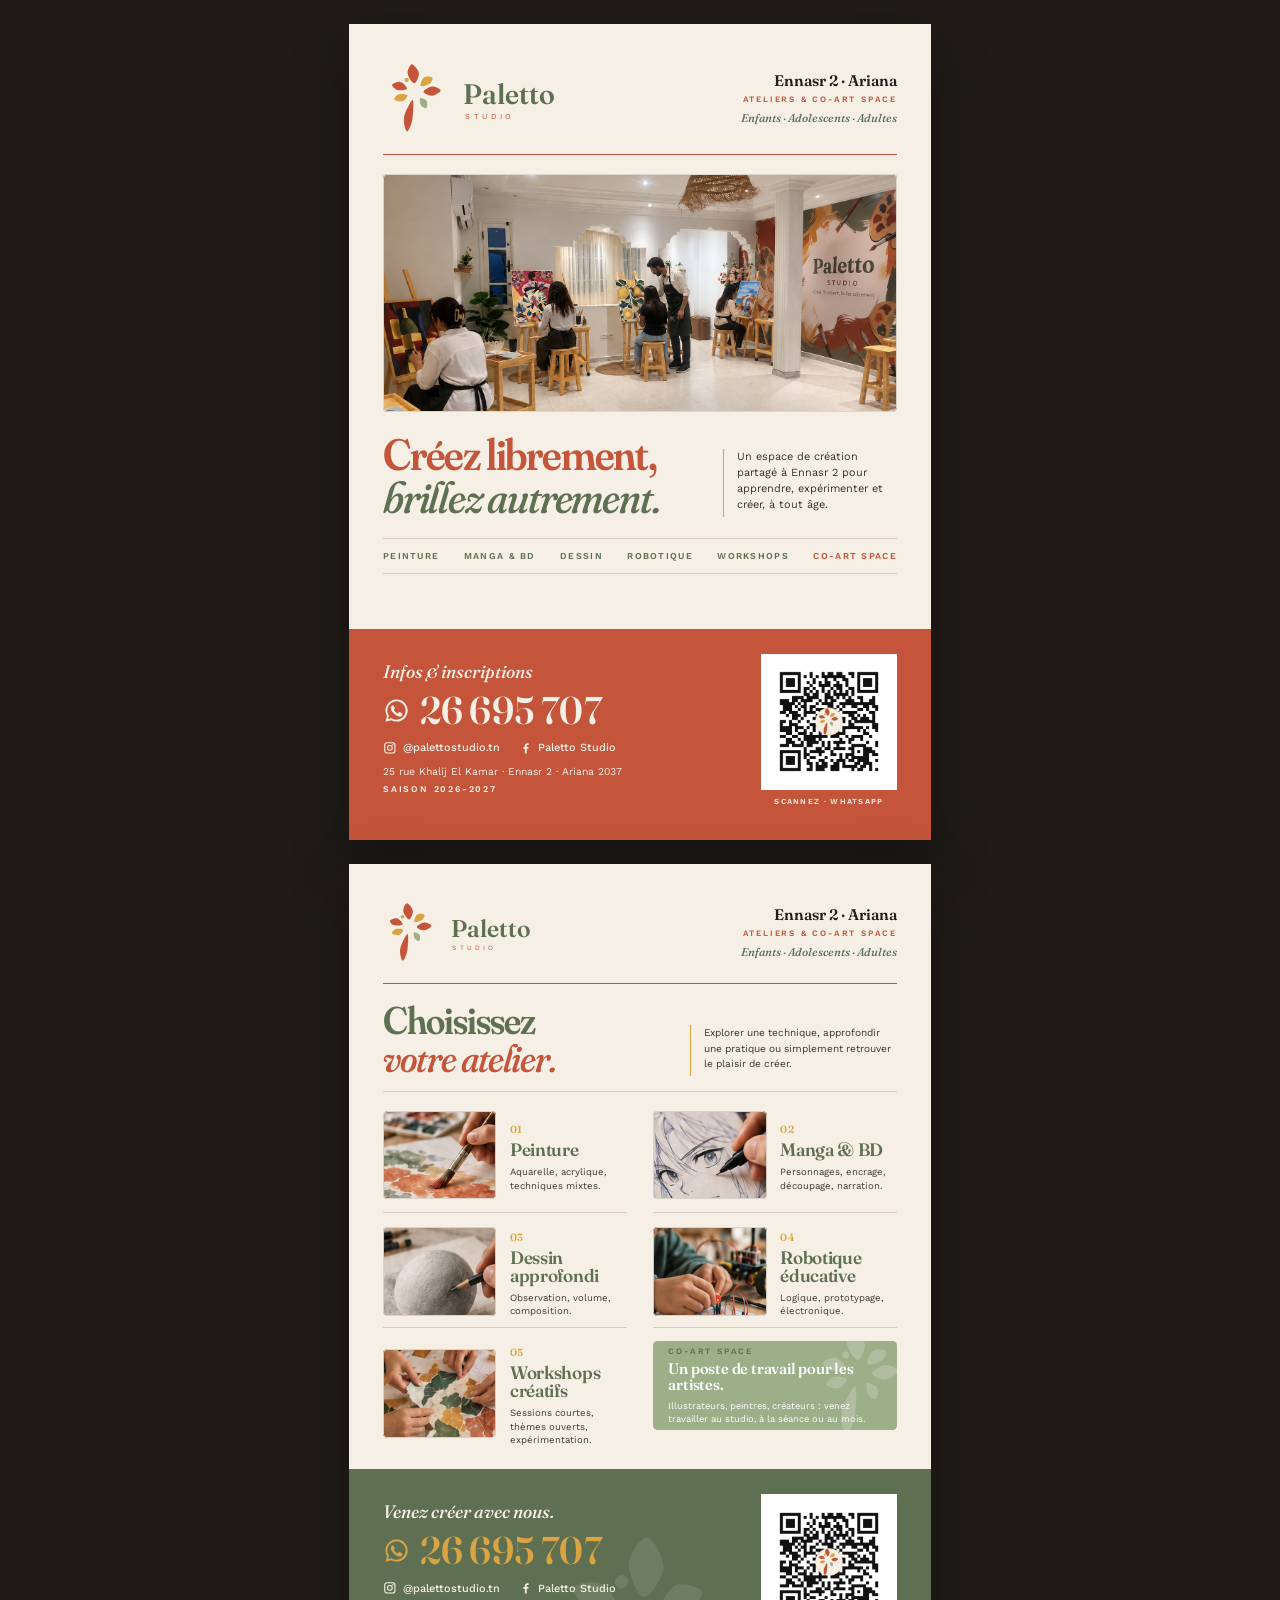
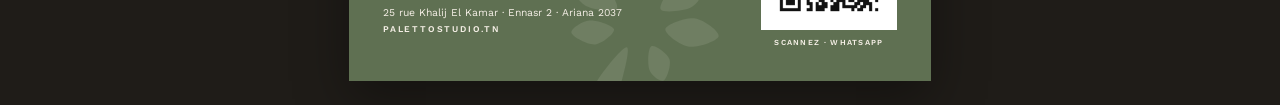
<file: index.html>
<!doctype html>
<html lang="fr">
<head>
<meta charset="utf-8">
<meta name="viewport" content="width=device-width,initial-scale=1">
<title>Paletto Studio - Flyer A5 2026-2027</title>
<link rel="stylesheet" href="styles.css">
</head>
<body>

<!-- Logo officiel : géométrie exacte de assets/brand/paletto_logo_email.svg (symbole 170/190, Paletto 66.3, STUDIO 17.85 / 8.5).
     Réutilisé tel quel via <use>, jamais recomposé. -->
<svg width="0" height="0" style="position:absolute" aria-hidden="true">
  <defs>
    <g id="petales">
      <path d="M120.6 76.0 C115.0 76.3 101.4 56.5 100.0 46.9 C98.7 37.3 107.0 18.7 112.6 18.4 C118.3 18.1 132.7 35.5 134.0 45.1 C135.3 54.7 126.3 75.7 120.6 76.0 Z" fill="#C4553B"/>
      <path d="M139.7 84.3 C136.6 81.3 143.3 62.8 149.0 58.4 C154.8 54.1 171.3 55.1 174.3 58.2 C177.4 61.2 173.2 72.4 167.4 76.8 C161.6 81.2 142.7 87.4 139.7 84.3 Z" fill="#D9A441"/>
      <path d="M148.0 102.0 C148.0 97.3 165.3 86.6 174.0 85.9 C182.7 85.2 200.0 93.3 200.0 98.0 C200.0 102.7 182.7 113.2 174.0 113.9 C165.3 114.6 148.0 106.7 148.0 102.0 Z" fill="#C4553B"/>
      <path d="M138.1 121.2 C140.9 118.8 154.7 124.7 157.9 129.7 C161.0 134.7 159.5 148.8 156.7 151.2 C153.9 153.5 144.1 148.8 141.0 143.8 C137.9 138.8 135.3 123.5 138.1 121.2 Z" fill="#9CAF88"/>
      <path d="M115.3 127.1 C119.5 128.2 117.0 170.7 114.2 186.5 C111.3 202.3 102.3 223.0 98.2 221.9 C94.0 220.8 86.2 195.5 89.1 179.7 C91.9 163.9 111.1 126.0 115.3 127.1 Z" fill="#C4553B"/>
      <path d="M99.3 112.6 C101.0 116.2 90.9 128.8 84.3 130.8 C77.7 132.8 61.3 128.1 59.6 124.5 C58.0 120.8 67.6 111.1 74.2 109.1 C80.8 107.1 97.7 108.9 99.3 112.6 Z" fill="#D9A441"/>
      <path d="M97.9 92.3 C96.3 96.3 76.0 98.1 68.6 96.1 C61.1 94.2 51.4 84.6 53.0 80.6 C54.6 76.6 70.8 70.1 78.3 72.0 C85.8 73.9 99.5 88.2 97.9 92.3 Z" fill="#C4553B"/>
      <circle cx="97" cy="66" r="6.5" fill="#D9A441"/>
    </g>
    <g id="petales-mono" fill="currentColor">
      <path d="M120.6 76.0 C115.0 76.3 101.4 56.5 100.0 46.9 C98.7 37.3 107.0 18.7 112.6 18.4 C118.3 18.1 132.7 35.5 134.0 45.1 C135.3 54.7 126.3 75.7 120.6 76.0 Z"/>
      <path d="M139.7 84.3 C136.6 81.3 143.3 62.8 149.0 58.4 C154.8 54.1 171.3 55.1 174.3 58.2 C177.4 61.2 173.2 72.4 167.4 76.8 C161.6 81.2 142.7 87.4 139.7 84.3 Z"/>
      <path d="M148.0 102.0 C148.0 97.3 165.3 86.6 174.0 85.9 C182.7 85.2 200.0 93.3 200.0 98.0 C200.0 102.7 182.7 113.2 174.0 113.9 C165.3 114.6 148.0 106.7 148.0 102.0 Z"/>
      <path d="M138.1 121.2 C140.9 118.8 154.7 124.7 157.9 129.7 C161.0 134.7 159.5 148.8 156.7 151.2 C153.9 153.5 144.1 148.8 141.0 143.8 C137.9 138.8 135.3 123.5 138.1 121.2 Z"/>
      <path d="M115.3 127.1 C119.5 128.2 117.0 170.7 114.2 186.5 C111.3 202.3 102.3 223.0 98.2 221.9 C94.0 220.8 86.2 195.5 89.1 179.7 C91.9 163.9 111.1 126.0 115.3 127.1 Z"/>
      <path d="M99.3 112.6 C101.0 116.2 90.9 128.8 84.3 130.8 C77.7 132.8 61.3 128.1 59.6 124.5 C58.0 120.8 67.6 111.1 74.2 109.1 C80.8 107.1 97.7 108.9 99.3 112.6 Z"/>
      <path d="M97.9 92.3 C96.3 96.3 76.0 98.1 68.6 96.1 C61.1 94.2 51.4 84.6 53.0 80.6 C54.6 76.6 70.8 70.1 78.3 72.0 C85.8 73.9 99.5 88.2 97.9 92.3 Z"/>
      <circle cx="97" cy="66" r="6.5"/>
    </g>
    <symbol id="logo-officiel" viewBox="0 0 620 190">
      <svg x="10" y="8" width="170" height="170" viewBox="20 10 220 220" overflow="visible"><use href="#petales"/></svg>
      <text x="202.10" y="106.60" font-family="Fraunces" font-weight="600" font-size="66.30" fill="#5F7052">Paletto</text>
      <text x="206.35" y="142.30" font-family="Work Sans" font-weight="400" font-size="17.85" letter-spacing="8.50" fill="#C4553B">STUDIO</text>
    </symbol>
    <symbol id="ico-ig" viewBox="0 0 24 24"><path fill="none" stroke="currentColor" stroke-width="1.9" d="M7 3h10a4 4 0 0 1 4 4v10a4 4 0 0 1-4 4H7a4 4 0 0 1-4-4V7a4 4 0 0 1 4-4z"/><circle cx="12" cy="12" r="4.2" fill="none" stroke="currentColor" stroke-width="1.9"/><circle cx="17.4" cy="6.6" r="1.2" fill="currentColor"/></symbol>
    <symbol id="ico-fb" viewBox="0 0 24 24"><path fill="currentColor" d="M13.6 22v-8.2h2.8l.4-3.2h-3.2V8.5c0-.9.3-1.6 1.6-1.6h1.7V4.1c-.3 0-1.3-.1-2.5-.1-2.5 0-4.1 1.5-4.1 4.3v2.3H7.5v3.2h2.8V22h3.3z"/></symbol>
    <symbol id="ico-wa" viewBox="0 0 24 24"><path fill="currentColor" d="M12 2.2a9.8 9.8 0 0 0-8.4 14.8L2.2 22l5.2-1.4A9.8 9.8 0 1 0 12 2.2zm0 17.9a8 8 0 0 1-4.1-1.1l-.3-.2-3.1.8.8-3-.2-.3A8.1 8.1 0 1 1 12 20.1zm4.5-6c-.2-.1-1.5-.7-1.7-.8-.2-.1-.4-.1-.6.1l-.8 1c-.1.2-.3.2-.5.1a6.6 6.6 0 0 1-3.3-2.9c-.2-.4.3-.4.8-1.4.1-.2 0-.3 0-.5l-.8-1.8c-.2-.5-.4-.4-.6-.4h-.5a1 1 0 0 0-.7.3 3 3 0 0 0-.9 2.2 5.2 5.2 0 0 0 1.1 2.8 12 12 0 0 0 4.6 4c1.7.7 2 .6 2.8.5.5-.1 1.5-.6 1.7-1.2.2-.6.2-1.1.1-1.2 0-.1-.2-.2-.4-.3z"/></symbol>
  </defs>
</svg>

<!-- ============ RECTO ============ -->
<section class="page recto" aria-label="Paletto Studio - Recto">
  <div class="safe">
    <header class="header">
      <svg class="logo" role="img" aria-label="Paletto Studio"><use href="#logo-officiel"/></svg>
      <div class="location">
        <div class="city">Ennasr 2 · Ariana</div>
        <div class="micro">Ateliers &amp; co-art space</div>
        <div class="public">Enfants · Adolescents · Adultes</div>
      </div>
    </header>

    <figure class="hero">
      <img src="assets/photos/hero-studio.png" alt="Atelier de peinture au Paletto Studio">
    </figure>

    <div class="message">
      <h1><span class="l1">Créez librement,</span><span class="l2">brillez autrement.</span></h1>
      <p class="sub">Un espace de création partagé à Ennasr 2 pour apprendre, expérimenter et créer, à tout âge.</p>
    </div>

    <ul class="disciplines">
      <li>Peinture</li><li>Manga &amp; BD</li><li>Dessin</li><li>Robotique</li><li>Workshops</li><li class="accent">Co-Art space</li>
    </ul>
  </div>

  <div class="band cta">
    <div class="band-inner">
      <div class="band-text">
        <div class="kicker">Infos &amp; inscriptions</div>
        <div class="phone"><svg class="ico"><use href="#ico-wa"/></svg>26 695 707</div>
        <ul class="socials">
          <li><svg class="ico"><use href="#ico-ig"/></svg>@palettostudio.tn</li>
          <li><svg class="ico"><use href="#ico-fb"/></svg>Paletto Studio</li>
        </ul>
        <div class="address">25 rue Khalij El Kamar · Ennasr 2 · Ariana 2037<br><span class="season">Saison 2026-2027</span></div>
      </div>
      <div class="qrcard">
        <div class="qrframe"><img src="assets/brand/paletto-qr-whatsapp.png" alt="QR code WhatsApp Paletto Studio"></div>
        <div class="qrcap">Scannez · WhatsApp</div>
      </div>
    </div>
  </div>
</section>

<!-- ============ VERSO ============ -->
<section class="page verso" aria-label="Paletto Studio - Verso">
  <div class="safe">
    <header class="header">
      <svg class="logo" role="img" aria-label="Paletto Studio"><use href="#logo-officiel"/></svg>
      <div class="location">
        <div class="city">Ennasr 2 · Ariana</div>
        <div class="micro">Ateliers &amp; co-art space</div>
        <div class="public">Enfants · Adolescents · Adultes</div>
      </div>
    </header>

    <div class="titlewrap">
      <h1><span class="roman">Choisissez</span><span class="italic">votre atelier.</span></h1>
      <p class="intro">Explorer une technique, approfondir une pratique ou simplement retrouver le plaisir de créer.</p>
    </div>

    <div class="activities">
      <article class="activity">
        <div class="photo"><img src="assets/photos/01-peinture.png" alt="Peinture"></div>
        <div class="txt"><span class="num">01</span><h2>Peinture</h2><p>Aquarelle, acrylique, techniques mixtes.</p></div>
      </article>
      <article class="activity">
        <div class="photo"><img src="assets/photos/02-manga-bd.png" alt="Manga et bande dessinée"></div>
        <div class="txt"><span class="num">02</span><h2>Manga &amp; BD</h2><p>Personnages, encrage, découpage, narration.</p></div>
      </article>
      <article class="activity">
        <div class="photo"><img src="assets/photos/03-dessin-approfondi.png" alt="Dessin approfondi"></div>
        <div class="txt"><span class="num">03</span><h2>Dessin approfondi</h2><p>Observation, volume, composition.</p></div>
      </article>
      <article class="activity">
        <div class="photo"><img src="assets/photos/04-robotique-educative.png" alt="Robotique éducative"></div>
        <div class="txt"><span class="num">04</span><h2>Robotique éducative</h2><p>Logique, prototypage, électronique.</p></div>
      </article>
      <article class="activity">
        <div class="photo"><img src="assets/photos/05-workshops-creatifs.png" alt="Workshops créatifs"></div>
        <div class="txt"><span class="num">05</span><h2>Workshops créatifs</h2><p>Sessions courtes, thèmes ouverts, expérimentation.</p></div>
      </article>
      <aside class="coart">
        <svg class="coart-fleur" viewBox="20 10 220 220" aria-hidden="true"><use href="#petales-mono"/></svg>
        <div class="coart-txt">
          <span class="coart-kicker">Co-Art space</span>
          <h2>Un poste de travail pour les artistes.</h2>
          <p>Illustrateurs, peintres, créateurs : venez travailler au studio, à la séance ou au mois.</p>
        </div>
      </aside>
    </div>
  </div>

  <div class="band contact">
    <svg class="band-fleur" viewBox="20 10 220 220" aria-hidden="true"><use href="#petales-mono"/></svg>
    <div class="band-inner">
      <div class="band-text">
        <div class="kicker">Venez créer avec nous.</div>
        <div class="phone"><svg class="ico"><use href="#ico-wa"/></svg>26 695 707</div>
        <ul class="socials">
          <li><svg class="ico"><use href="#ico-ig"/></svg>@palettostudio.tn</li>
          <li><svg class="ico"><use href="#ico-fb"/></svg>Paletto Studio</li>
        </ul>
        <div class="address">25 rue Khalij El Kamar · Ennasr 2 · Ariana 2037<br><span class="season">palettostudio.tn</span></div>
      </div>
      <div class="qrcard">
        <div class="qrframe"><img src="assets/brand/paletto-qr-whatsapp.png" alt="QR code WhatsApp Paletto Studio"></div>
        <div class="qrcap">Scannez · WhatsApp</div>
      </div>
    </div>
  </div>
</section>

</body>
</html>
</file>
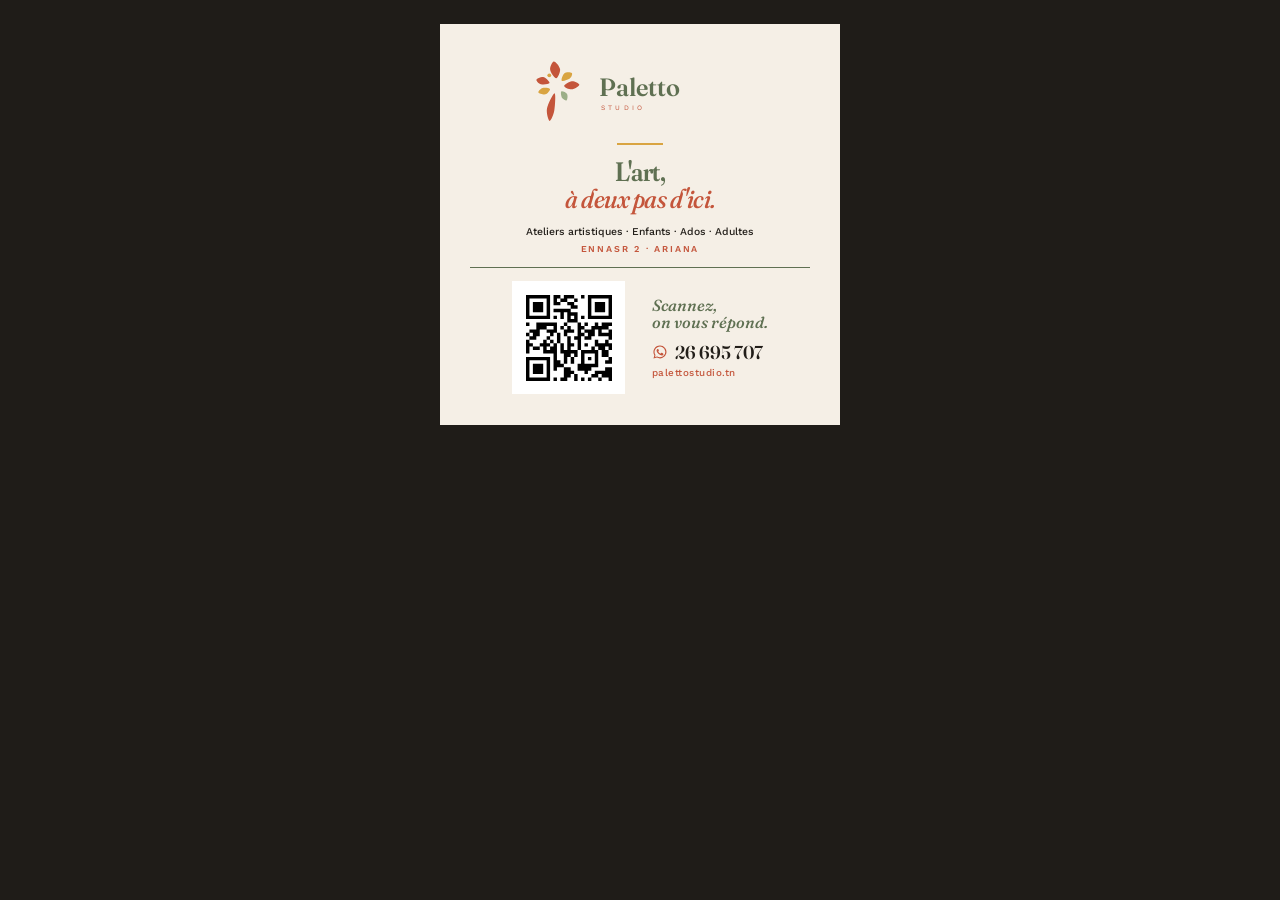
<file: etiquette-carree.html>
<!doctype html>
<html lang="fr">
<head>
<meta charset="utf-8">
<title>Paletto Studio - Étiquette carrée 100 x 100 mm</title>
<link rel="stylesheet" href="etiquettes.css">
<style>@page{size:106mm 106mm;margin:0}</style>
</head>
<body>

<svg width="0" height="0" style="position:absolute" aria-hidden="true">
  <defs>
    <g id="petales">
      <path d="M120.6 76.0 C115.0 76.3 101.4 56.5 100.0 46.9 C98.7 37.3 107.0 18.7 112.6 18.4 C118.3 18.1 132.7 35.5 134.0 45.1 C135.3 54.7 126.3 75.7 120.6 76.0 Z" fill="#C4553B"/>
      <path d="M139.7 84.3 C136.6 81.3 143.3 62.8 149.0 58.4 C154.8 54.1 171.3 55.1 174.3 58.2 C177.4 61.2 173.2 72.4 167.4 76.8 C161.6 81.2 142.7 87.4 139.7 84.3 Z" fill="#D9A441"/>
      <path d="M148.0 102.0 C148.0 97.3 165.3 86.6 174.0 85.9 C182.7 85.2 200.0 93.3 200.0 98.0 C200.0 102.7 182.7 113.2 174.0 113.9 C165.3 114.6 148.0 106.7 148.0 102.0 Z" fill="#C4553B"/>
      <path d="M138.1 121.2 C140.9 118.8 154.7 124.7 157.9 129.7 C161.0 134.7 159.5 148.8 156.7 151.2 C153.9 153.5 144.1 148.8 141.0 143.8 C137.9 138.8 135.3 123.5 138.1 121.2 Z" fill="#9CAF88"/>
      <path d="M115.3 127.1 C119.5 128.2 117.0 170.7 114.2 186.5 C111.3 202.3 102.3 223.0 98.2 221.9 C94.0 220.8 86.2 195.5 89.1 179.7 C91.9 163.9 111.1 126.0 115.3 127.1 Z" fill="#C4553B"/>
      <path d="M99.3 112.6 C101.0 116.2 90.9 128.8 84.3 130.8 C77.7 132.8 61.3 128.1 59.6 124.5 C58.0 120.8 67.6 111.1 74.2 109.1 C80.8 107.1 97.7 108.9 99.3 112.6 Z" fill="#D9A441"/>
      <path d="M97.9 92.3 C96.3 96.3 76.0 98.1 68.6 96.1 C61.1 94.2 51.4 84.6 53.0 80.6 C54.6 76.6 70.8 70.1 78.3 72.0 C85.8 73.9 99.5 88.2 97.9 92.3 Z" fill="#C4553B"/>
      <circle cx="97" cy="66" r="6.5" fill="#D9A441"/>
    </g>
    <symbol id="logo-officiel" viewBox="0 0 620 190">
      <svg x="10" y="8" width="170" height="170" viewBox="20 10 220 220" overflow="visible"><use href="#petales"/></svg>
      <text x="202.10" y="106.60" font-family="Fraunces" font-weight="600" font-size="66.30" fill="#5F7052">Paletto</text>
      <text x="206.35" y="142.30" font-family="Work Sans" font-weight="400" font-size="17.85" letter-spacing="8.50" fill="#C4553B">STUDIO</text>
    </symbol>
    <symbol id="ico-wa" viewBox="0 0 24 24"><path fill="currentColor" d="M12 2.2a9.8 9.8 0 0 0-8.4 14.8L2.2 22l5.2-1.4A9.8 9.8 0 1 0 12 2.2zm0 17.9a8 8 0 0 1-4.1-1.1l-.3-.2-3.1.8.8-3-.2-.3A8.1 8.1 0 1 1 12 20.1zm4.5-6c-.2-.1-1.5-.7-1.7-.8-.2-.1-.4-.1-.6.1l-.8 1c-.1.2-.3.2-.5.1a6.6 6.6 0 0 1-3.3-2.9c-.2-.4.3-.4.8-1.4.1-.2 0-.3 0-.5l-.8-1.8c-.2-.5-.4-.4-.6-.4h-.5a1 1 0 0 0-.7.3 3 3 0 0 0-.9 2.2 5.2 5.2 0 0 0 1.1 2.8 12 12 0 0 0 4.6 4c1.7.7 2 .6 2.8.5.5-.1 1.5-.6 1.7-1.2.2-.6.2-1.1.1-1.2 0-.1-.2-.2-.4-.3z"/></symbol>
  </defs>
</svg>

<!-- Boutique / caisse : regard furtif à 0,5-1 m. Argument unique : la proximité. -->
<section class="page sq" aria-label="Paletto Studio - Étiquette carrée">
  <div class="safe">
    <svg class="logo" role="img" aria-label="Paletto Studio"><use href="#logo-officiel"/></svg>
    <div class="rule"></div>
    <h1><span>L'art,</span><span class="accent">à deux pas d'ici.</span></h1>
    <p class="sub">Ateliers artistiques · Enfants · Ados · Adultes</p>
    <p class="place">Ennasr 2 · Ariana</p>
    <div class="bottom">
      <div class="qrframe"><img src="assets/brand/qr-wa-me-21626695707.svg" alt="QR code WhatsApp Paletto Studio"></div>
      <div class="contact">
        <p class="discover">Scannez,<br>on vous répond.</p>
        <p class="wa"><svg class="ico"><use href="#ico-wa"/></svg>26 695 707</p>
        <p class="site">palettostudio.tn</p>
      </div>
    </div>
  </div>
</section>

</body>
</html>
</file>
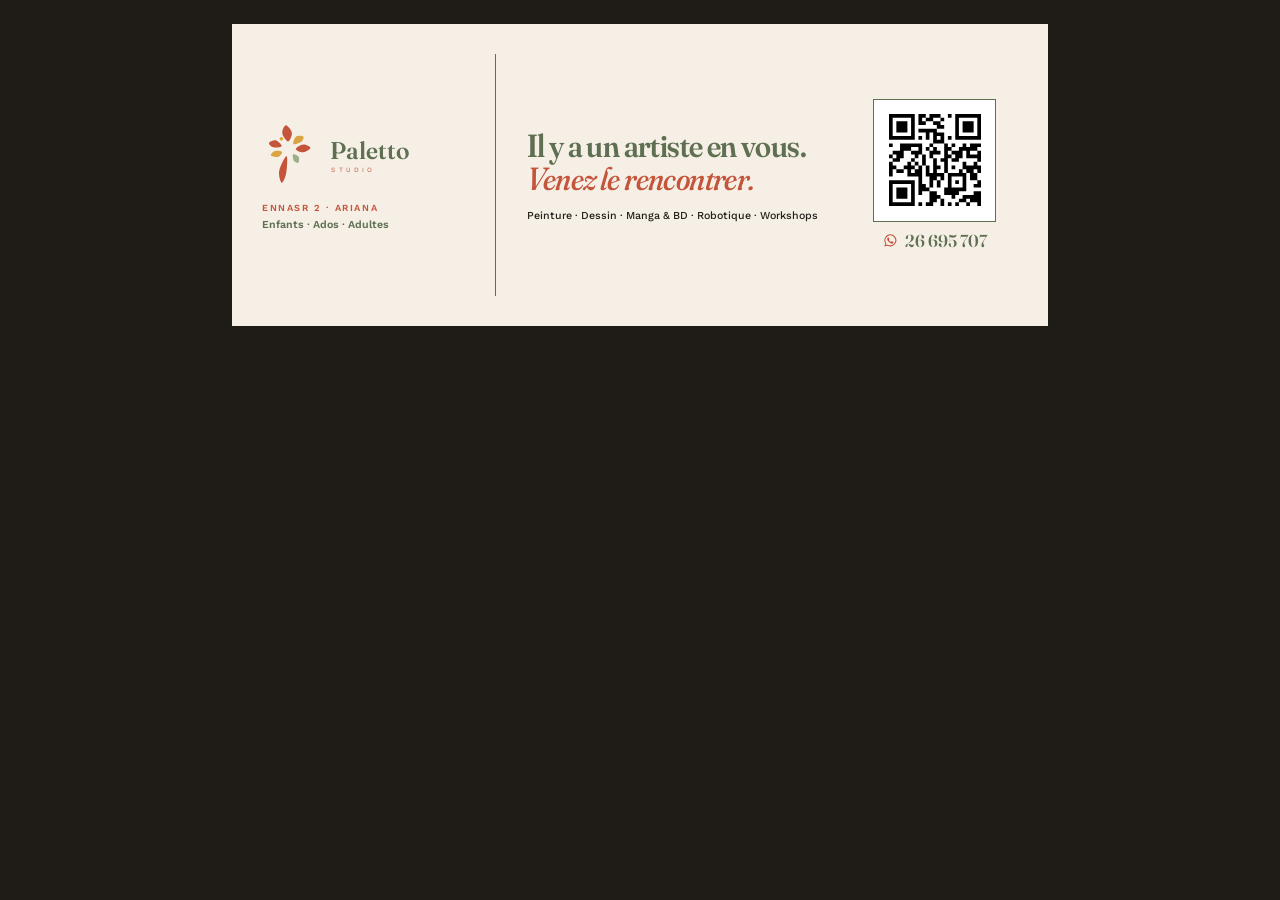
<file: etiquette-rect.html>
<!doctype html>
<html lang="fr">
<head>
<meta charset="utf-8">
<title>Paletto Studio - Étiquette rectangulaire 210 x 74 mm</title>
<link rel="stylesheet" href="etiquettes.css">
<style>@page{size:216mm 80mm;margin:0}</style>
</head>
<body>

<svg width="0" height="0" style="position:absolute" aria-hidden="true">
  <defs>
    <g id="petales">
      <path d="M120.6 76.0 C115.0 76.3 101.4 56.5 100.0 46.9 C98.7 37.3 107.0 18.7 112.6 18.4 C118.3 18.1 132.7 35.5 134.0 45.1 C135.3 54.7 126.3 75.7 120.6 76.0 Z" fill="#C4553B"/>
      <path d="M139.7 84.3 C136.6 81.3 143.3 62.8 149.0 58.4 C154.8 54.1 171.3 55.1 174.3 58.2 C177.4 61.2 173.2 72.4 167.4 76.8 C161.6 81.2 142.7 87.4 139.7 84.3 Z" fill="#D9A441"/>
      <path d="M148.0 102.0 C148.0 97.3 165.3 86.6 174.0 85.9 C182.7 85.2 200.0 93.3 200.0 98.0 C200.0 102.7 182.7 113.2 174.0 113.9 C165.3 114.6 148.0 106.7 148.0 102.0 Z" fill="#C4553B"/>
      <path d="M138.1 121.2 C140.9 118.8 154.7 124.7 157.9 129.7 C161.0 134.7 159.5 148.8 156.7 151.2 C153.9 153.5 144.1 148.8 141.0 143.8 C137.9 138.8 135.3 123.5 138.1 121.2 Z" fill="#9CAF88"/>
      <path d="M115.3 127.1 C119.5 128.2 117.0 170.7 114.2 186.5 C111.3 202.3 102.3 223.0 98.2 221.9 C94.0 220.8 86.2 195.5 89.1 179.7 C91.9 163.9 111.1 126.0 115.3 127.1 Z" fill="#C4553B"/>
      <path d="M99.3 112.6 C101.0 116.2 90.9 128.8 84.3 130.8 C77.7 132.8 61.3 128.1 59.6 124.5 C58.0 120.8 67.6 111.1 74.2 109.1 C80.8 107.1 97.7 108.9 99.3 112.6 Z" fill="#D9A441"/>
      <path d="M97.9 92.3 C96.3 96.3 76.0 98.1 68.6 96.1 C61.1 94.2 51.4 84.6 53.0 80.6 C54.6 76.6 70.8 70.1 78.3 72.0 C85.8 73.9 99.5 88.2 97.9 92.3 Z" fill="#C4553B"/>
      <circle cx="97" cy="66" r="6.5" fill="#D9A441"/>
    </g>
    <symbol id="logo-officiel" viewBox="0 0 620 190">
      <svg x="10" y="8" width="170" height="170" viewBox="20 10 220 220" overflow="visible"><use href="#petales"/></svg>
      <text x="202.10" y="106.60" font-family="Fraunces" font-weight="600" font-size="66.30" fill="#5F7052">Paletto</text>
      <text x="206.35" y="142.30" font-family="Work Sans" font-weight="400" font-size="17.85" letter-spacing="8.50" fill="#C4553B">STUDIO</text>
    </symbol>
    <symbol id="ico-wa" viewBox="0 0 24 24"><path fill="currentColor" d="M12 2.2a9.8 9.8 0 0 0-8.4 14.8L2.2 22l5.2-1.4A9.8 9.8 0 1 0 12 2.2zm0 17.9a8 8 0 0 1-4.1-1.1l-.3-.2-3.1.8.8-3-.2-.3A8.1 8.1 0 1 1 12 20.1zm4.5-6c-.2-.1-1.5-.7-1.7-.8-.2-.1-.4-.1-.6.1l-.8 1c-.1.2-.3.2-.5.1a6.6 6.6 0 0 1-3.3-2.9c-.2-.4.3-.4.8-1.4.1-.2 0-.3 0-.5l-.8-1.8c-.2-.5-.4-.4-.6-.4h-.5a1 1 0 0 0-.7.3 3 3 0 0 0-.9 2.2 5.2 5.2 0 0 0 1.1 2.8 12 12 0 0 0 4.6 4c1.7.7 2 .6 2.8.5.5-.1 1.5-.6 1.7-1.2.2-.6.2-1.1.1-1.2 0-.1-.2-.2-.4-.3z"/></symbol>
  </defs>
</svg>

<!-- Porte vitrée / comptoir : lue en marchant. Une phrase, un logo, un QR. -->
<section class="page rect" aria-label="Paletto Studio - Étiquette rectangulaire">
  <div class="safe">
    <div class="left">
      <svg class="logo" role="img" aria-label="Paletto Studio"><use href="#logo-officiel"/></svg>
      <p class="place">Ennasr 2 · Ariana</p>
      <p class="who">Enfants · Ados · Adultes</p>
    </div>
    <div class="center">
      <h1><span>Il y a un artiste en vous.</span><span class="accent">Venez le rencontrer.</span></h1>
      <p class="sub">Peinture · Dessin · Manga &amp; BD · Robotique · Workshops</p>
    </div>
    <div class="right">
      <div class="qrframe"><img src="assets/brand/qr-wa-me-21626695707.svg" alt="QR code WhatsApp Paletto Studio"></div>
      <p class="wa"><svg class="ico"><use href="#ico-wa"/></svg>26 695 707</p>
    </div>
  </div>
</section>

</body>
</html>
</file>
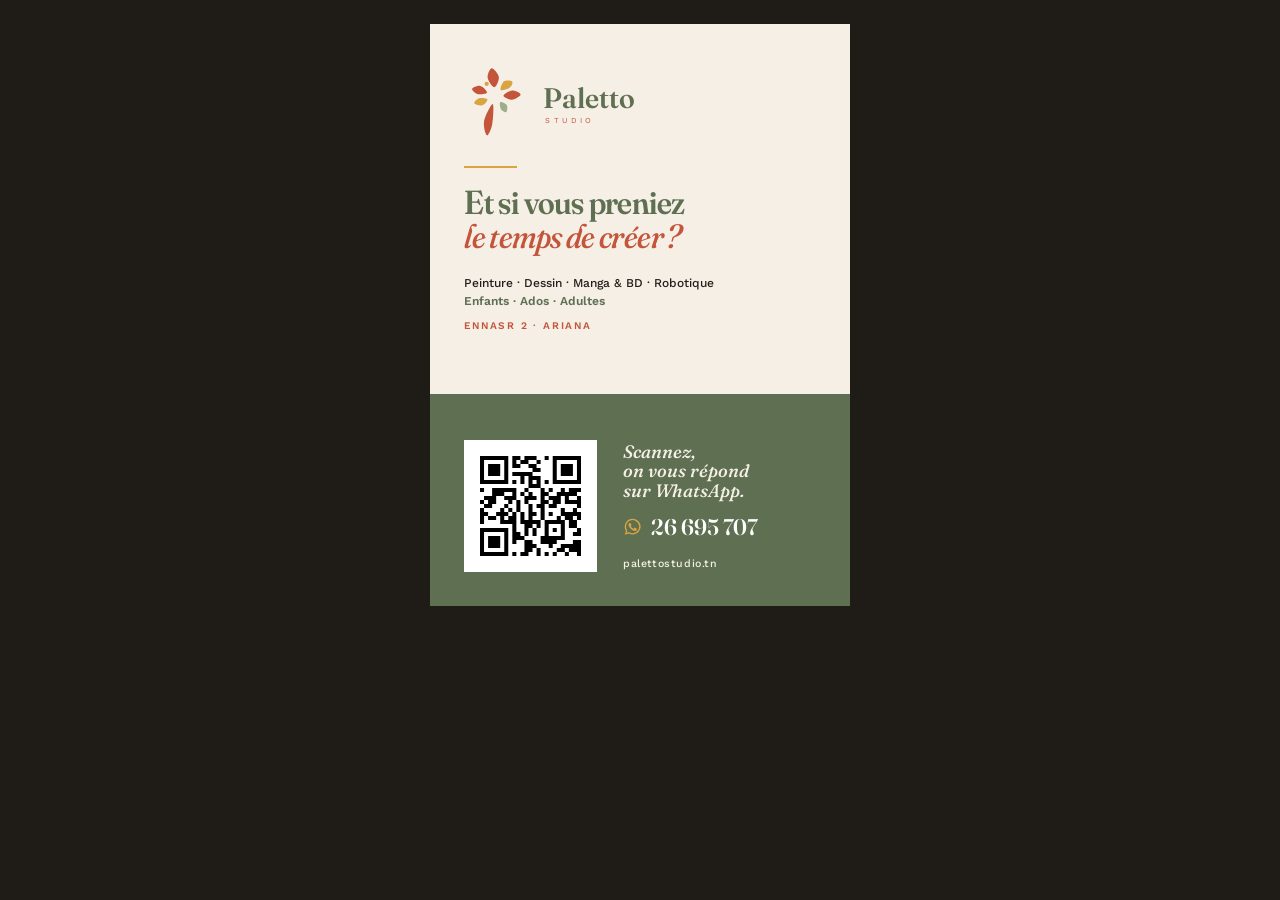
<file: etiquette.html>
<!doctype html>
<html lang="fr">
<head>
<meta charset="utf-8">
<title>Paletto Studio - Étiquette ascenseur A6</title>
<link rel="stylesheet" href="etiquettes.css">
<style>@page{size:111mm 154mm;margin:0}</style>
</head>
<body>

<!-- Logo officiel : géométrie exacte de assets/brand/paletto_logo_email.svg, importé tel quel. -->
<svg width="0" height="0" style="position:absolute" aria-hidden="true">
  <defs>
    <g id="petales">
      <path d="M120.6 76.0 C115.0 76.3 101.4 56.5 100.0 46.9 C98.7 37.3 107.0 18.7 112.6 18.4 C118.3 18.1 132.7 35.5 134.0 45.1 C135.3 54.7 126.3 75.7 120.6 76.0 Z" fill="#C4553B"/>
      <path d="M139.7 84.3 C136.6 81.3 143.3 62.8 149.0 58.4 C154.8 54.1 171.3 55.1 174.3 58.2 C177.4 61.2 173.2 72.4 167.4 76.8 C161.6 81.2 142.7 87.4 139.7 84.3 Z" fill="#D9A441"/>
      <path d="M148.0 102.0 C148.0 97.3 165.3 86.6 174.0 85.9 C182.7 85.2 200.0 93.3 200.0 98.0 C200.0 102.7 182.7 113.2 174.0 113.9 C165.3 114.6 148.0 106.7 148.0 102.0 Z" fill="#C4553B"/>
      <path d="M138.1 121.2 C140.9 118.8 154.7 124.7 157.9 129.7 C161.0 134.7 159.5 148.8 156.7 151.2 C153.9 153.5 144.1 148.8 141.0 143.8 C137.9 138.8 135.3 123.5 138.1 121.2 Z" fill="#9CAF88"/>
      <path d="M115.3 127.1 C119.5 128.2 117.0 170.7 114.2 186.5 C111.3 202.3 102.3 223.0 98.2 221.9 C94.0 220.8 86.2 195.5 89.1 179.7 C91.9 163.9 111.1 126.0 115.3 127.1 Z" fill="#C4553B"/>
      <path d="M99.3 112.6 C101.0 116.2 90.9 128.8 84.3 130.8 C77.7 132.8 61.3 128.1 59.6 124.5 C58.0 120.8 67.6 111.1 74.2 109.1 C80.8 107.1 97.7 108.9 99.3 112.6 Z" fill="#D9A441"/>
      <path d="M97.9 92.3 C96.3 96.3 76.0 98.1 68.6 96.1 C61.1 94.2 51.4 84.6 53.0 80.6 C54.6 76.6 70.8 70.1 78.3 72.0 C85.8 73.9 99.5 88.2 97.9 92.3 Z" fill="#C4553B"/>
      <circle cx="97" cy="66" r="6.5" fill="#D9A441"/>
    </g>
    <symbol id="logo-officiel" viewBox="0 0 620 190">
      <svg x="10" y="8" width="170" height="170" viewBox="20 10 220 220" overflow="visible"><use href="#petales"/></svg>
      <text x="202.10" y="106.60" font-family="Fraunces" font-weight="600" font-size="66.30" fill="#5F7052">Paletto</text>
      <text x="206.35" y="142.30" font-family="Work Sans" font-weight="400" font-size="17.85" letter-spacing="8.50" fill="#C4553B">STUDIO</text>
    </symbol>
    <symbol id="ico-wa" viewBox="0 0 24 24"><path fill="currentColor" d="M12 2.2a9.8 9.8 0 0 0-8.4 14.8L2.2 22l5.2-1.4A9.8 9.8 0 1 0 12 2.2zm0 17.9a8 8 0 0 1-4.1-1.1l-.3-.2-3.1.8.8-3-.2-.3A8.1 8.1 0 1 1 12 20.1zm4.5-6c-.2-.1-1.5-.7-1.7-.8-.2-.1-.4-.1-.6.1l-.8 1c-.1.2-.3.2-.5.1a6.6 6.6 0 0 1-3.3-2.9c-.2-.4.3-.4.8-1.4.1-.2 0-.3 0-.5l-.8-1.8c-.2-.5-.4-.4-.6-.4h-.5a1 1 0 0 0-.7.3 3 3 0 0 0-.9 2.2 5.2 5.2 0 0 0 1.1 2.8 12 12 0 0 0 4.6 4c1.7.7 2 .6 2.8.5.5-.1 1.5-.6 1.7-1.2.2-.6.2-1.1.1-1.2 0-.1-.2-.2-.4-.3z"/></symbol>
  </defs>
</svg>

<!-- Ascenseur : lecture à 1,5 m, 10-30 s. Une question, une cible, un lieu, une action. -->
<section class="page a6" aria-label="Paletto Studio - Étiquette ascenseur">
  <div class="safe">
    <svg class="logo" role="img" aria-label="Paletto Studio"><use href="#logo-officiel"/></svg>
    <div class="rule"></div>
    <h1><span>Et si vous preniez</span><span class="accent">le temps de créer&nbsp;?</span></h1>
    <p class="sub">Peinture · Dessin · Manga &amp; BD · Robotique</p>
    <p class="who">Enfants · Ados · Adultes</p>
    <p class="place">Ennasr 2 · Ariana</p>
  </div>
  <div class="band">
    <div class="band-inner">
      <div class="qrframe"><img src="assets/brand/qr-wa-me-21626695707.svg" alt="QR code WhatsApp Paletto Studio"></div>
      <div class="band-text">
        <p class="discover">Scannez,<br>on vous répond<br>sur WhatsApp.</p>
        <p class="wa"><svg class="ico"><use href="#ico-wa"/></svg>26 695 707</p>
        <p class="site">palettostudio.tn</p>
      </div>
    </div>
  </div>
</section>

</body>
</html>
</file>
<file: styles.css>
/* Paletto Studio - Flyer A5 recto/verso, 154 x 216 mm (A5 148 x 210 + 3 mm de fond perdu).
   Typo charte : Fraunces (titres) + Work Sans (informations). Polices variables locales. */
@font-face{font-family:Fraunces;src:url('assets/fonts/Fraunces-VF.ttf') format('truetype');font-weight:100 900;font-style:normal}
@font-face{font-family:Fraunces;src:url('assets/fonts/Fraunces-Italic-VF.ttf') format('truetype');font-weight:100 900;font-style:italic}
@font-face{font-family:"Work Sans";src:url('assets/fonts/WorkSans-VF.ttf') format('truetype');font-weight:100 900;font-style:normal}
@font-face{font-family:"Work Sans";src:url('assets/fonts/WorkSans-Italic-VF.ttf') format('truetype');font-weight:100 900;font-style:italic}

:root{
  --cream:#F5EFE6;
  --terra:#C4553B;
  --ochre:#D9A441;
  --sage:#9CAF88;
  --green:#5F7052;
  --ink:#221E19;
  --muted:#6B635A;
  --rule:#D8CCBC;
  --serif:Fraunces,Georgia,serif;
  --sans:"Work Sans",Arial,sans-serif;
  --bleed:3mm;
  --margin:9mm;   /* 3 mm fond perdu + 6 mm de marge de sécurité */
  --r-photo:1.2mm; /* rayon unique et discret des vignettes */
}
*{box-sizing:border-box}
html,body{margin:0;padding:0;background:#1f1c18;color:var(--ink);font-family:var(--sans);font-weight:400;-webkit-print-color-adjust:exact;print-color-adjust:exact;-webkit-font-smoothing:antialiased}
body{display:flex;flex-direction:column;align-items:center;gap:24px;padding:24px}
h1,h2,p,ul{margin:0}
ul{padding:0;list-style:none}
.ico{width:1em;height:1em;display:inline-block;vertical-align:-.12em;flex:none}

.page{
  width:154mm;height:216mm;position:relative;overflow:hidden;background:var(--cream);
  box-shadow:0 18px 50px rgba(0,0,0,.35);
}
.safe{position:absolute;top:var(--margin);right:var(--margin);left:var(--margin);display:flex;flex-direction:column}

/* ---------- En-tête : bloc logo officiel (ratio 620:190), zone de protection = 1/4 de sa hauteur ---------- */
.header{display:flex;align-items:center;justify-content:space-between;flex:none;padding-bottom:4mm;border-bottom:.3mm solid var(--terra)}
.logo{display:block;flex:none;margin-left:-1.6mm} /* compense la marge interne du fichier logo (x=10/620) */
.recto .logo{width:70mm;height:21.5mm}
.verso .logo{width:60mm;height:18.4mm}
.location{text-align:right;line-height:1.2}
.location .city{font-family:var(--serif);font-size:11.5pt;font-weight:600;color:var(--ink);font-variation-settings:"opsz" 30}
.location .micro{font-size:6.2pt;letter-spacing:1.8px;text-transform:uppercase;color:var(--terra);font-weight:600;margin-top:1.2mm}
.location .public{margin-top:1.8mm;font-family:var(--serif);font-style:italic;font-size:8.6pt;color:var(--green);font-weight:500}

/* ---------- Recto ---------- */
.recto .hero{margin:5mm 0 0;height:63mm;border-radius:var(--r-photo);overflow:hidden;position:relative;flex:none;background:#c9bfb2}
.recto .hero img{width:100%;height:100%;object-fit:cover;object-position:center 46%;display:block}
.recto .hero::after{content:"";position:absolute;inset:0;border-radius:inherit;box-shadow:inset 0 0 0 .25mm #DBD6CE;pointer-events:none}

.recto .message{margin-top:6mm;flex:none;display:grid;grid-template-columns:minmax(0,1fr) 46mm;gap:7mm;align-items:end}
.recto h1{font-family:var(--serif);font-weight:600;letter-spacing:-1.2px;line-height:.9;font-variation-settings:"opsz" 144,"SOFT" 60,"WONK" 1}
.recto h1 .l1{display:block;color:var(--terra);font-size:33pt}
.recto h1 .l2{display:block;color:var(--green);font-size:33pt;font-style:italic;font-weight:500;margin-top:.8mm}
.recto .sub{font-size:8.2pt;line-height:1.45;color:#3a342d;padding-bottom:1.2mm;border-left:.35mm solid var(--ochre);padding-left:3.5mm}

.recto .disciplines{display:flex;justify-content:space-between;margin-top:5.5mm;padding:3.2mm 0;border-top:.25mm solid var(--rule);border-bottom:.25mm solid var(--rule);flex:none}
.recto .disciplines li{font-size:6.8pt;font-weight:600;letter-spacing:1.3px;text-transform:uppercase;color:var(--green);white-space:nowrap}
.recto .disciplines li.accent{color:var(--terra)}

/* ---------- Bandeaux de contact : aplats rectangulaires à fond perdu, bord supérieur droit ---------- */
.band{position:absolute;left:0;right:0;bottom:0;height:56mm;color:var(--cream)}
.cta{background:var(--terra)}
.contact{background:var(--green)}
.band-inner{position:absolute;left:var(--margin);right:var(--margin);top:6.5mm;bottom:var(--margin);display:grid;grid-template-columns:1fr 36mm;gap:8mm;align-items:center}
.kicker{font-family:var(--serif);font-size:13.5pt;font-style:italic;font-weight:500;line-height:1.05;font-variation-settings:"opsz" 60}
.phone{font-family:var(--serif);font-size:29pt;line-height:1;font-weight:600;margin-top:2.4mm;white-space:nowrap;letter-spacing:.2px;font-variation-settings:"opsz" 144;display:flex;align-items:center;gap:2.6mm}
.phone .ico{width:.7em;height:.7em}
.socials{display:flex;gap:5mm;margin-top:3mm;font-size:8.2pt;font-weight:500}
.socials li{display:flex;align-items:center;gap:1.6mm;white-space:nowrap}
.socials .ico{width:1.25em;height:1.25em}
.address{margin-top:2.6mm;font-size:7.8pt;line-height:1.55;color:#F5EFE6}
.season{font-size:6.6pt;letter-spacing:1.8px;text-transform:uppercase;font-weight:600}
.contact .phone{color:var(--ochre)}
.contact{overflow:hidden}
/* Fleur en filigrane monochrome (tracés officiels, teinte unie sans transparence pour rester PDF/X) */
.band-fleur{position:absolute;right:46mm;bottom:-20mm;width:60mm;height:60mm;color:#6F7E62;transform:rotate(12deg)}

/* QR : carré blanc sobre, coins droits, sans ombre */
.qrcard{display:flex;flex-direction:column;align-items:center;text-align:center}
.qrframe{width:36mm;height:36mm;background:#fff;padding:1.8mm;display:flex;align-items:center;justify-content:center}
.qrframe img{width:100%;height:100%;object-fit:contain;display:block}
.qrcap{margin-top:2mm;font-size:5.8pt;font-weight:600;letter-spacing:1.3px;text-transform:uppercase;color:var(--cream)}

/* ---------- Verso ---------- */
.verso .titlewrap{display:grid;grid-template-columns:1.15fr .85fr;gap:7mm;margin-top:5mm;padding-bottom:4mm;border-bottom:.25mm solid var(--rule);align-items:end;flex:none}
.verso h1{font-family:var(--serif);font-weight:600;line-height:.9;letter-spacing:-1px;font-variation-settings:"opsz" 144,"SOFT" 60,"WONK" 1}
.verso h1 .roman{color:var(--green);font-size:29pt;display:block}
.verso h1 .italic{color:var(--terra);font-size:29pt;font-style:italic;font-weight:500;display:block;margin-top:.8mm}
.verso .intro{font-size:7.6pt;line-height:1.5;color:#3a342d;padding-bottom:1.2mm;border-left:.35mm solid var(--ochre);padding-left:3.5mm}

.activities{display:grid;grid-template-columns:1fr 1fr;grid-template-rows:repeat(3,27mm);column-gap:7mm;row-gap:3.5mm;margin-top:5mm;flex:none}
.activity{display:grid;grid-template-columns:30mm 1fr;gap:3.6mm;align-items:center;border-bottom:.22mm solid var(--rule);padding-bottom:3.5mm}
.activity:nth-last-child(-n+2){border-bottom:0}
.activity:nth-child(5){border-bottom:0}
/* Bords crème incrustés déjà rognés à la source ; simple filet, pas d'ombre. */
.activity .photo{width:30mm;height:23.5mm;border-radius:var(--r-photo);overflow:hidden;background:#cfc5b8;position:relative}
.activity .photo img{width:100%;height:100%;object-fit:cover;display:block}
.activity .photo::after{content:"";position:absolute;inset:0;border-radius:inherit;box-shadow:inset 0 0 0 .25mm #D9D3CA}
.activity .txt{min-width:0}
.num{font-family:var(--serif);font-size:7.8pt;color:var(--ochre);font-weight:600;line-height:1;letter-spacing:.4px}
.activity h2{font-family:var(--serif);font-size:13.5pt;color:var(--green);font-weight:600;line-height:1;margin-top:1.1mm;letter-spacing:-.3px;font-variation-settings:"opsz" 60}
.activity p{font-size:7.2pt;line-height:1.4;margin-top:1.6mm;color:#3f3931}

/* Carte Co-Art space : 6e cellule de la grille, aplat sauge clair, mêmes proportions qu'une activité */
.coart{position:relative;overflow:hidden;background:var(--sage);color:var(--cream);border-radius:var(--r-photo);padding:3.4mm 4mm;display:flex;align-items:center;margin-bottom:3.5mm}
.coart-fleur{position:absolute;right:-6mm;top:-4mm;width:30mm;height:30mm;color:#B0BDA0}
.coart-txt{position:relative}
.coart-kicker{display:block;font-size:6.2pt;letter-spacing:1.8px;text-transform:uppercase;font-weight:600;color:var(--green)}
.coart h2{font-family:var(--serif);font-size:11.5pt;font-weight:600;line-height:1.05;margin-top:1.2mm;letter-spacing:-.2px;color:#fff;font-variation-settings:"opsz" 60}
.coart p{font-size:7pt;line-height:1.4;margin-top:1.6mm;color:#FFFFFF}

@media print{
  html,body{background:#fff;padding:0;margin:0;display:block}
  .page{box-shadow:none;margin:0;page-break-after:always;break-after:page}
  .page:last-child{page-break-after:auto;break-after:auto}
}
@page{size:154mm 216mm;margin:0}
</file>
<file: etiquettes.css>
/* Paletto Studio - Étiquettes (feuille commune).
   .a6   : ascenseur 111 x 154 mm (105 x 148 + 3 mm fond perdu), sécurité 6 mm
   .sq   : boutique 106 x 106 mm (100 x 100 + 3 mm), sécurité 5 mm
   .rect : porte / comptoir 216 x 80 mm (210 x 74 + 3 mm), sécurité 5 mm
   Aucune transparence, aucune ombre, aucun arrondi : compatible PDF/X-3. */
@font-face{font-family:Fraunces;src:url('assets/fonts/Fraunces-VF.ttf') format('truetype');font-weight:100 900;font-style:normal}
@font-face{font-family:Fraunces;src:url('assets/fonts/Fraunces-Italic-VF.ttf') format('truetype');font-weight:100 900;font-style:italic}
@font-face{font-family:"Work Sans";src:url('assets/fonts/WorkSans-VF.ttf') format('truetype');font-weight:100 900;font-style:normal}

:root{
  --cream:#F5EFE6;--terra:#C4553B;--ochre:#D9A441;--green:#5F7052;--ink:#221E19;
  --serif:Fraunces,Georgia,serif;--sans:"Work Sans",Arial,sans-serif;
}
*{box-sizing:border-box}
html,body{margin:0;padding:0;background:#1f1c18;color:var(--ink);font-family:var(--sans);-webkit-print-color-adjust:exact;print-color-adjust:exact}
body{display:flex;justify-content:center;padding:24px}
h1,p{margin:0}
.ico{width:1em;height:1em;display:inline-block;vertical-align:-.12em}
.page{position:relative;overflow:hidden;background:var(--cream)}
.logo{display:block}
h1{font-family:var(--serif);font-weight:600;color:var(--green);font-variation-settings:"opsz" 144,"SOFT" 50}
h1 span{display:block}
h1 .accent{color:var(--terra);font-style:italic;font-weight:500}
.rule{background:var(--ochre)}
.qrframe{flex:none;background:#fff}
.qrframe img{width:100%;height:100%;display:block}
.place{letter-spacing:1.8px;text-transform:uppercase;font-weight:600;color:var(--terra)}
.wa{font-weight:600;display:flex;align-items:center;white-space:nowrap}
.wa .ico{width:1.2em;height:1.2em}
.discover{font-family:var(--serif);font-style:italic;font-weight:500;line-height:1.08}
@media print{html,body{background:#fff;padding:0;display:block}.page{margin:0}}

/* ---------- A6 ascenseur ---------- */
.a6{width:111mm;height:154mm}
.a6 .safe{position:absolute;top:9mm;left:9mm;right:9mm;display:flex;flex-direction:column;align-items:flex-start}
.a6 .logo{width:70mm;height:21.5mm;margin:1mm 0 0 -1.8mm}
.a6 .rule{width:14mm;height:.7mm;margin-top:6mm}
.a6 h1{font-size:25pt;line-height:1.02;letter-spacing:-.6px;margin-top:4.5mm}
.a6 .sub{margin-top:5.5mm;font-size:9pt;font-weight:500;line-height:1.5}
.a6 .who{font-size:9pt;font-weight:600;color:var(--green);margin-top:.6mm}
.a6 .place{margin-top:3mm;font-size:7.6pt}
.a6 .band{position:absolute;left:0;right:0;bottom:0;height:56mm;background:var(--green);color:var(--cream)}
.a6 .band-inner{position:absolute;left:9mm;right:9mm;bottom:9mm;height:35mm;display:flex;align-items:center;gap:7mm}
/* 35 mm : 25 modules + 4 de zone blanche de chaque côté = 33 -> 1 module = 1,06 mm */
.a6 .qrframe{width:35mm;height:35mm;padding:4.24mm}
.a6 .band-text{flex:1;display:flex;flex-direction:column;justify-content:space-between;height:35mm;padding:.5mm 0}
.a6 .discover{font-size:13.5pt;color:var(--cream)}
.a6 .wa{font-family:var(--serif);font-size:17pt;font-weight:600;color:#fff;gap:2.4mm;font-variation-settings:"opsz" 144}
.a6 .wa .ico{color:var(--ochre);width:.85em;height:.85em}
.a6 .site{font-size:8pt;font-weight:500;letter-spacing:.6px;color:var(--cream);margin-top:1mm}

/* ---------- Carrée boutique ---------- */
.sq{width:106mm;height:106mm}
.sq .safe{position:absolute;inset:8mm;display:flex;flex-direction:column;align-items:center;text-align:center}
.sq .logo{width:62mm;height:19mm;margin-top:.5mm}
.sq .rule{width:12mm;height:.6mm;margin-top:4mm}
.sq h1{font-size:20pt;line-height:1.02;letter-spacing:-.5px;margin-top:3.4mm}
.sq .sub{margin-top:3.2mm;font-size:7.8pt;font-weight:500}
.sq .place{margin-top:1.6mm;font-size:6.8pt}
.sq .bottom{margin-top:auto;width:100%;display:flex;align-items:center;justify-content:center;gap:7mm;text-align:left;padding-top:3.5mm;border-top:.3mm solid var(--green)}
/* 30 mm -> 1 module = 0,91 mm */
.sq .qrframe{width:30mm;height:30mm;padding:3.64mm}
.sq .discover{font-size:12pt;color:var(--green)}
.sq .wa{margin-top:2.4mm;font-family:var(--serif);font-size:14pt;color:var(--ink);gap:2mm;font-variation-settings:"opsz" 144}
.sq .wa .ico{color:var(--terra);width:.85em;height:.85em}
.sq .site{margin-top:1mm;font-size:7.4pt;font-weight:500;letter-spacing:.5px;color:var(--terra)}

/* ---------- Rectangulaire porte / comptoir ---------- */
.rect{width:216mm;height:80mm}
.rect .safe{position:absolute;inset:8mm;display:grid;grid-template-columns:62mm 1fr 44mm;column-gap:8mm;align-items:center}
.rect .left{display:flex;flex-direction:column;justify-content:center;border-right:.3mm solid var(--green);padding-right:6mm;height:100%}
.rect .logo{width:60mm;height:18.4mm;margin-left:-1.7mm}
.rect .left .place{margin-top:3.5mm;font-size:7pt;letter-spacing:1.6px}
.rect .left .who{margin-top:1.2mm;font-size:8pt;font-weight:600;color:var(--green)}
.rect .center{min-width:0}
.rect h1{font-size:24pt;line-height:1.04;letter-spacing:-.6px}
.rect .sub{margin-top:3.5mm;font-size:8pt;font-weight:500;color:var(--ink)}
.rect .right{display:flex;flex-direction:column;align-items:center;justify-content:center;gap:2.4mm}
/* 32 mm -> 1 module = 0,97 mm */
.rect .qrframe{width:32mm;height:32mm;padding:3.88mm;outline:.3mm solid var(--green);outline-offset:0}
.rect .wa{font-family:var(--serif);font-size:13pt;color:var(--green);gap:1.8mm;font-variation-settings:"opsz" 144}
.rect .wa .ico{color:var(--terra);width:.85em;height:.85em}
</file>
